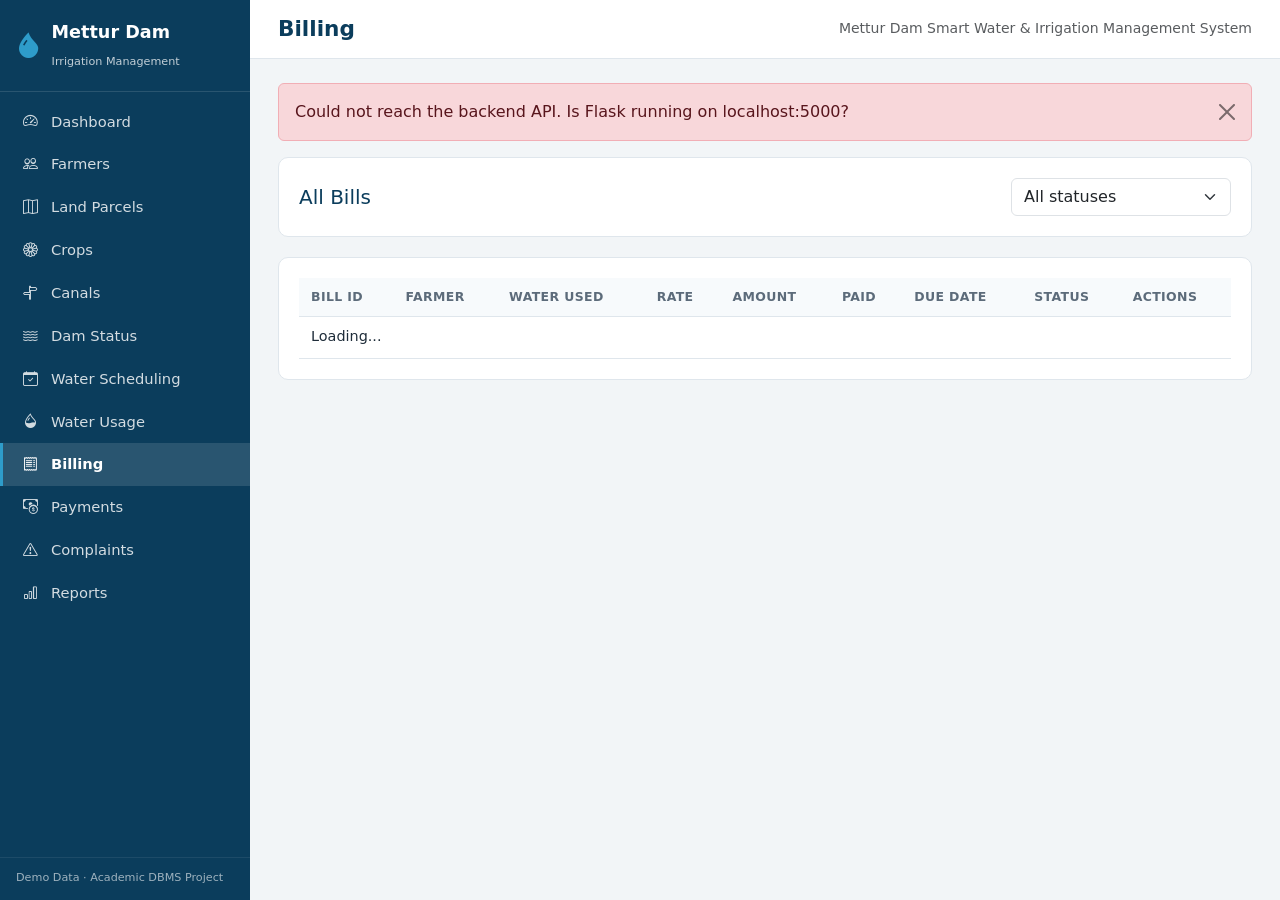
<file: frontend/billing.html>
<!DOCTYPE html>
<html lang="en">
<head>
<meta charset="UTF-8">
<meta name="viewport" content="width=device-width, initial-scale=1.0">
<title>Billing | Mettur Dam Irrigation</title>
<link href="https://cdn.jsdelivr.net/npm/bootstrap@5.3.3/dist/css/bootstrap.min.css" rel="stylesheet">
<link href="https://cdn.jsdelivr.net/npm/bootstrap-icons@1.11.3/font/bootstrap-icons.css" rel="stylesheet">
<link href="css/style.css" rel="stylesheet">
<style>
  @media print {
    #sidebar, .topbar, .no-print { display: none !important; }
    .main-content { margin-left: 0 !important; }
  }
</style>
</head>
<body>
<div id="sidebar"></div>
<div class="main-content">
  <div id="topbar" class="topbar"></div>
  <div class="page-content">
    <div id="alert-box"></div>

    <div class="panel no-print">
      <div class="d-flex justify-content-between align-items-center flex-wrap gap-2">
        <h2 class="h5 mb-0">All Bills</h2>
        <select class="form-select" id="filter-bill-status" style="max-width:220px;" onchange="loadBills()">
          <option value="">All statuses</option>
          <option>PAID</option><option>UNPAID</option><option>OVERDUE</option>
        </select>
      </div>
    </div>

    <div class="panel">
      <div class="table-responsive-wrap">
        <table class="data-table">
          <thead><tr>
            <th>Bill ID</th><th>Farmer</th><th>Water Used</th><th>Rate</th><th>Amount</th><th>Paid</th><th>Due Date</th><th>Status</th><th class="no-print">Actions</th>
          </tr></thead>
          <tbody id="bills-tbody"><tr><td colspan="9">Loading...</td></tr></tbody>
        </table>
      </div>
    </div>
  </div>
</div>

<div class="modal fade" id="billModal" tabindex="-1">
  <div class="modal-dialog">
    <div class="modal-content">
      <div class="modal-header no-print">
        <h5 class="modal-title">Bill</h5>
        <button type="button" class="btn-close" data-bs-dismiss="modal"></button>
      </div>
      <div class="modal-body" id="billModalBody">Loading...</div>
      <div class="modal-footer no-print">
        <button class="btn btn-outline-secondary" onclick="window.print()"><i class="bi bi-printer"></i> Print</button>
        <button class="btn btn-secondary" data-bs-dismiss="modal">Close</button>
      </div>
    </div>
  </div>
</div>

<script src="https://cdn.jsdelivr.net/npm/bootstrap@5.3.3/dist/js/bootstrap.bundle.min.js"></script>
<script src="js/api.js"></script>
<script src="js/layout.js"></script>
<script>renderLayout('billing');</script>
<script src="js/billing.js"></script>
</body>
</html>
</file>
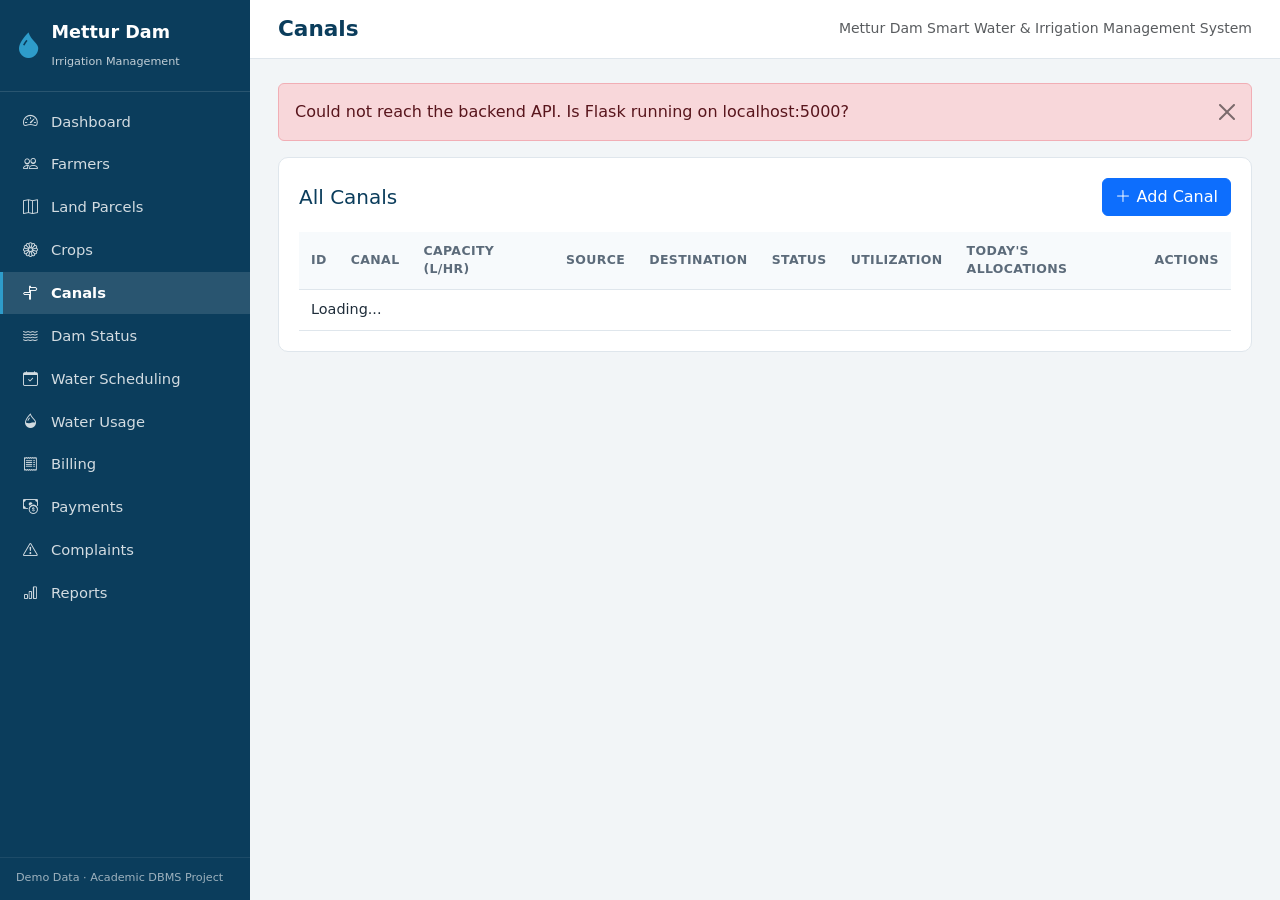
<file: frontend/canals.html>
<!DOCTYPE html>
<html lang="en">
<head>
<meta charset="UTF-8">
<meta name="viewport" content="width=device-width, initial-scale=1.0">
<title>Canals | Mettur Dam Irrigation</title>
<link href="https://cdn.jsdelivr.net/npm/bootstrap@5.3.3/dist/css/bootstrap.min.css" rel="stylesheet">
<link href="https://cdn.jsdelivr.net/npm/bootstrap-icons@1.11.3/font/bootstrap-icons.css" rel="stylesheet">
<link href="css/style.css" rel="stylesheet">
</head>
<body>
<div id="sidebar"></div>
<div class="main-content">
  <div id="topbar" class="topbar"></div>
  <div class="page-content">
    <div id="alert-box"></div>
    <div class="panel">
      <div class="d-flex justify-content-between align-items-center mb-3">
        <h2 class="h5 mb-0">All Canals</h2>
        <button class="btn btn-primary" data-bs-toggle="modal" data-bs-target="#canalModal" onclick="openAddCanalModal()">
          <i class="bi bi-plus-lg"></i> Add Canal
        </button>
      </div>
      <div class="table-responsive-wrap">
        <table class="data-table">
          <thead><tr>
            <th>ID</th><th>Canal</th><th>Capacity (L/hr)</th><th>Source</th><th>Destination</th><th>Status</th><th>Utilization</th><th>Today's Allocations</th><th>Actions</th>
          </tr></thead>
          <tbody id="canals-tbody"><tr><td colspan="9">Loading...</td></tr></tbody>
        </table>
      </div>
    </div>
  </div>
</div>

<div class="modal fade" id="canalModal" tabindex="-1">
  <div class="modal-dialog">
    <div class="modal-content">
      <div class="modal-header">
        <h5 class="modal-title" id="canalModalTitle">Add Canal</h5>
        <button type="button" class="btn-close" data-bs-dismiss="modal"></button>
      </div>
      <div class="modal-body">
        <input type="hidden" id="cn-canal-id">
        <div class="mb-3"><label class="form-label">Canal Name</label><input class="form-control" id="cn-name"></div>
        <div class="mb-3"><label class="form-label">Capacity (litres/hour)</label><input type="number" step="0.01" class="form-control" id="cn-capacity"></div>
        <div class="mb-3"><label class="form-label">Source</label><input class="form-control" id="cn-source"></div>
        <div class="mb-3"><label class="form-label">Destination</label><input class="form-control" id="cn-destination"></div>
        <div class="mb-3">
          <label class="form-label">Status</label>
          <select class="form-select" id="cn-status"><option>ACTIVE</option><option>MAINTENANCE</option><option>INACTIVE</option></select>
        </div>
      </div>
      <div class="modal-footer">
        <button class="btn btn-secondary" data-bs-dismiss="modal">Cancel</button>
        <button class="btn btn-primary" onclick="saveCanal()">Save</button>
      </div>
    </div>
  </div>
</div>

<script src="https://cdn.jsdelivr.net/npm/bootstrap@5.3.3/dist/js/bootstrap.bundle.min.js"></script>
<script src="js/api.js"></script>
<script src="js/layout.js"></script>
<script>renderLayout('canals');</script>
<script src="js/canals.js"></script>
</body>
</html>
</file>
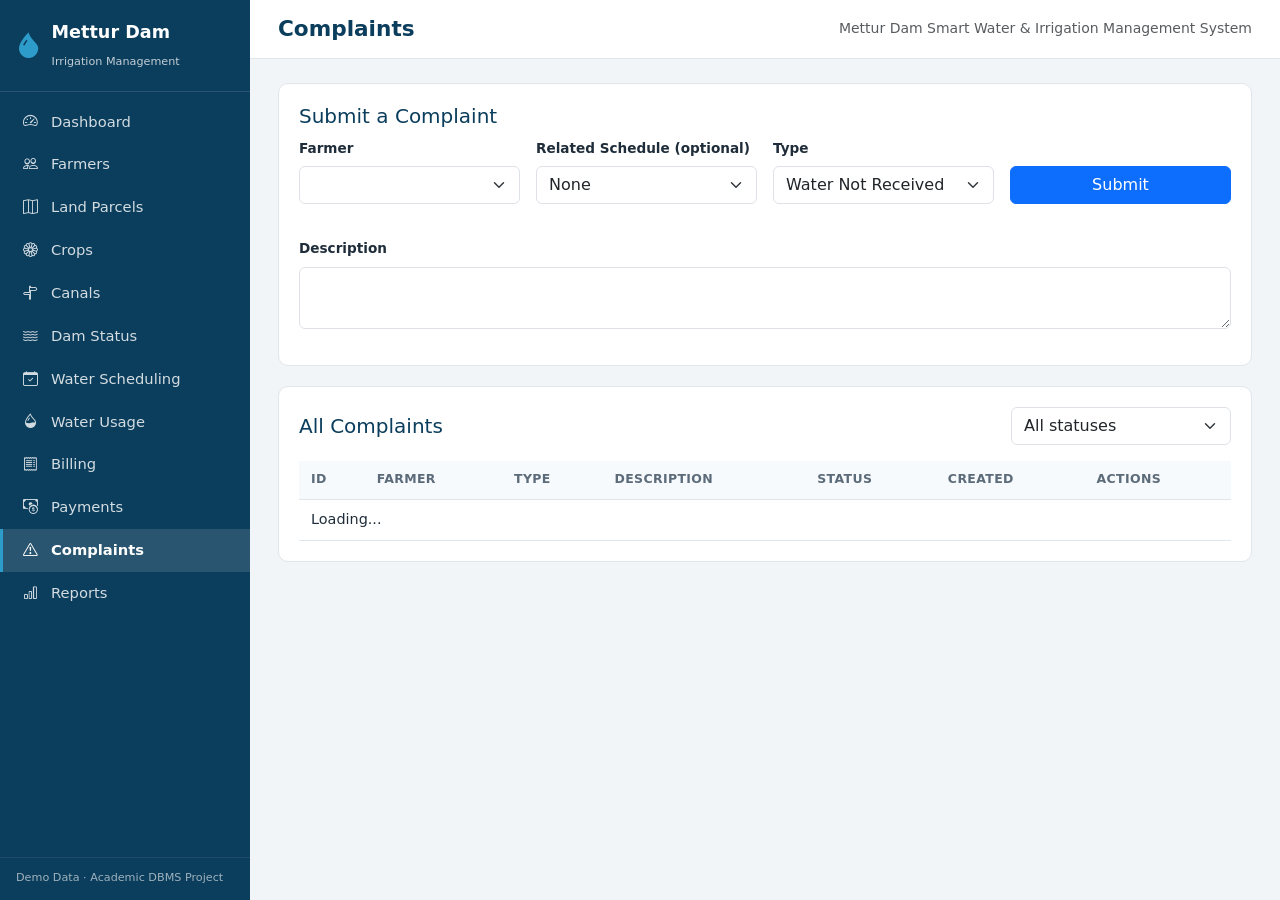
<file: frontend/complaints.html>
<!DOCTYPE html>
<html lang="en">
<head>
<meta charset="UTF-8">
<meta name="viewport" content="width=device-width, initial-scale=1.0">
<title>Complaints | Mettur Dam Irrigation</title>
<link href="https://cdn.jsdelivr.net/npm/bootstrap@5.3.3/dist/css/bootstrap.min.css" rel="stylesheet">
<link href="https://cdn.jsdelivr.net/npm/bootstrap-icons@1.11.3/font/bootstrap-icons.css" rel="stylesheet">
<link href="css/style.css" rel="stylesheet">
</head>
<body>
<div id="sidebar"></div>
<div class="main-content">
  <div id="topbar" class="topbar"></div>
  <div class="page-content">
    <div id="alert-box"></div>

    <div class="panel">
      <h2 class="h5">Submit a Complaint</h2>
      <div class="row g-3 align-items-end">
        <div class="col-md-3 form-section">
          <label class="form-label">Farmer</label>
          <select class="form-select" id="co-farmer-id"></select>
        </div>
        <div class="col-md-3 form-section">
          <label class="form-label">Related Schedule (optional)</label>
          <select class="form-select" id="co-schedule-id"><option value="">None</option></select>
        </div>
        <div class="col-md-3 form-section">
          <label class="form-label">Type</label>
          <select class="form-select" id="co-type">
            <option value="WATER_NOT_RECEIVED">Water Not Received</option>
            <option value="CANAL_BLOCKAGE">Canal Blockage</option>
            <option value="INCORRECT_BILLING">Incorrect Billing</option>
            <option value="SCHEDULE_ISSUE">Schedule Issue</option>
            <option value="INSUFFICIENT_WATER">Insufficient Water</option>
            <option value="OTHER">Other</option>
          </select>
        </div>
        <div class="col-md-3 form-section">
          <button class="btn btn-primary w-100" onclick="submitComplaint()">Submit</button>
        </div>
        <div class="col-12 form-section">
          <label class="form-label">Description</label>
          <textarea class="form-control" id="co-description" rows="2"></textarea>
        </div>
      </div>
    </div>

    <div class="panel">
      <div class="d-flex justify-content-between align-items-center flex-wrap gap-2 mb-3">
        <h2 class="h5 mb-0">All Complaints</h2>
        <select class="form-select" id="filter-complaint-status" style="max-width:220px;" onchange="loadComplaints()">
          <option value="">All statuses</option>
          <option>OPEN</option><option>IN_PROGRESS</option><option>RESOLVED</option><option>REJECTED</option>
        </select>
      </div>
      <div class="table-responsive-wrap">
        <table class="data-table">
          <thead><tr><th>ID</th><th>Farmer</th><th>Type</th><th>Description</th><th>Status</th><th>Created</th><th>Actions</th></tr></thead>
          <tbody id="complaints-tbody"><tr><td colspan="7">Loading...</td></tr></tbody>
        </table>
      </div>
    </div>
  </div>
</div>
<script src="https://cdn.jsdelivr.net/npm/bootstrap@5.3.3/dist/js/bootstrap.bundle.min.js"></script>
<script src="js/api.js"></script>
<script src="js/layout.js"></script>
<script>renderLayout('complaints');</script>
<script src="js/complaints.js"></script>
</body>
</html>
</file>
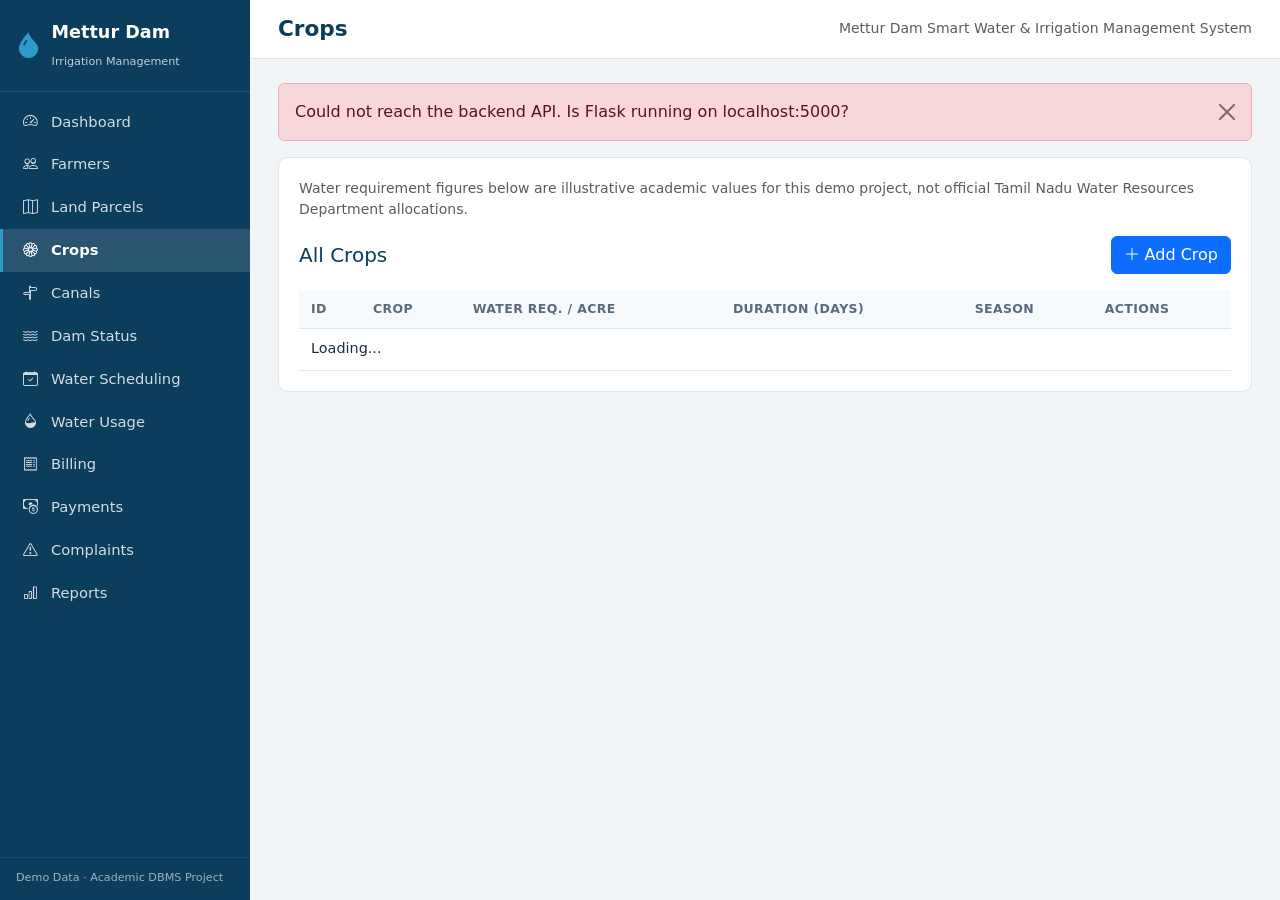
<file: frontend/crops.html>
<!DOCTYPE html>
<html lang="en">
<head>
<meta charset="UTF-8">
<meta name="viewport" content="width=device-width, initial-scale=1.0">
<title>Crops | Mettur Dam Irrigation</title>
<link href="https://cdn.jsdelivr.net/npm/bootstrap@5.3.3/dist/css/bootstrap.min.css" rel="stylesheet">
<link href="https://cdn.jsdelivr.net/npm/bootstrap-icons@1.11.3/font/bootstrap-icons.css" rel="stylesheet">
<link href="css/style.css" rel="stylesheet">
</head>
<body>
<div id="sidebar"></div>
<div class="main-content">
  <div id="topbar" class="topbar"></div>
  <div class="page-content">
    <div id="alert-box"></div>
    <div class="panel">
      <p class="text-muted small">Water requirement figures below are illustrative academic values for this demo project, not official Tamil Nadu Water Resources Department allocations.</p>
      <div class="d-flex justify-content-between align-items-center mb-3">
        <h2 class="h5 mb-0">All Crops</h2>
        <button class="btn btn-primary" data-bs-toggle="modal" data-bs-target="#cropModal" onclick="openAddCropModal()">
          <i class="bi bi-plus-lg"></i> Add Crop
        </button>
      </div>
      <div class="table-responsive-wrap">
        <table class="data-table">
          <thead><tr>
            <th>ID</th><th>Crop</th><th>Water Req. / Acre</th><th>Duration (days)</th><th>Season</th><th>Actions</th>
          </tr></thead>
          <tbody id="crops-tbody"><tr><td colspan="6">Loading...</td></tr></tbody>
        </table>
      </div>
    </div>
  </div>
</div>

<div class="modal fade" id="cropModal" tabindex="-1">
  <div class="modal-dialog">
    <div class="modal-content">
      <div class="modal-header">
        <h5 class="modal-title" id="cropModalTitle">Add Crop</h5>
        <button type="button" class="btn-close" data-bs-dismiss="modal"></button>
      </div>
      <div class="modal-body">
        <input type="hidden" id="c-crop-id">
        <div class="mb-3"><label class="form-label">Crop Name</label><input class="form-control" id="c-name"></div>
        <div class="mb-3"><label class="form-label">Water Requirement per Acre (litres)</label><input type="number" step="0.01" class="form-control" id="c-water"></div>
        <div class="mb-3"><label class="form-label">Duration (days)</label><input type="number" class="form-control" id="c-duration"></div>
        <div class="mb-3">
          <label class="form-label">Season</label>
          <select class="form-select" id="c-season"><option>KHARIF</option><option>RABI</option><option>SUMMER</option><option>YEAR_ROUND</option></select>
        </div>
      </div>
      <div class="modal-footer">
        <button class="btn btn-secondary" data-bs-dismiss="modal">Cancel</button>
        <button class="btn btn-primary" onclick="saveCrop()">Save</button>
      </div>
    </div>
  </div>
</div>

<script src="https://cdn.jsdelivr.net/npm/bootstrap@5.3.3/dist/js/bootstrap.bundle.min.js"></script>
<script src="js/api.js"></script>
<script src="js/layout.js"></script>
<script>renderLayout('crops');</script>
<script src="js/crops.js"></script>
</body>
</html>
</file>
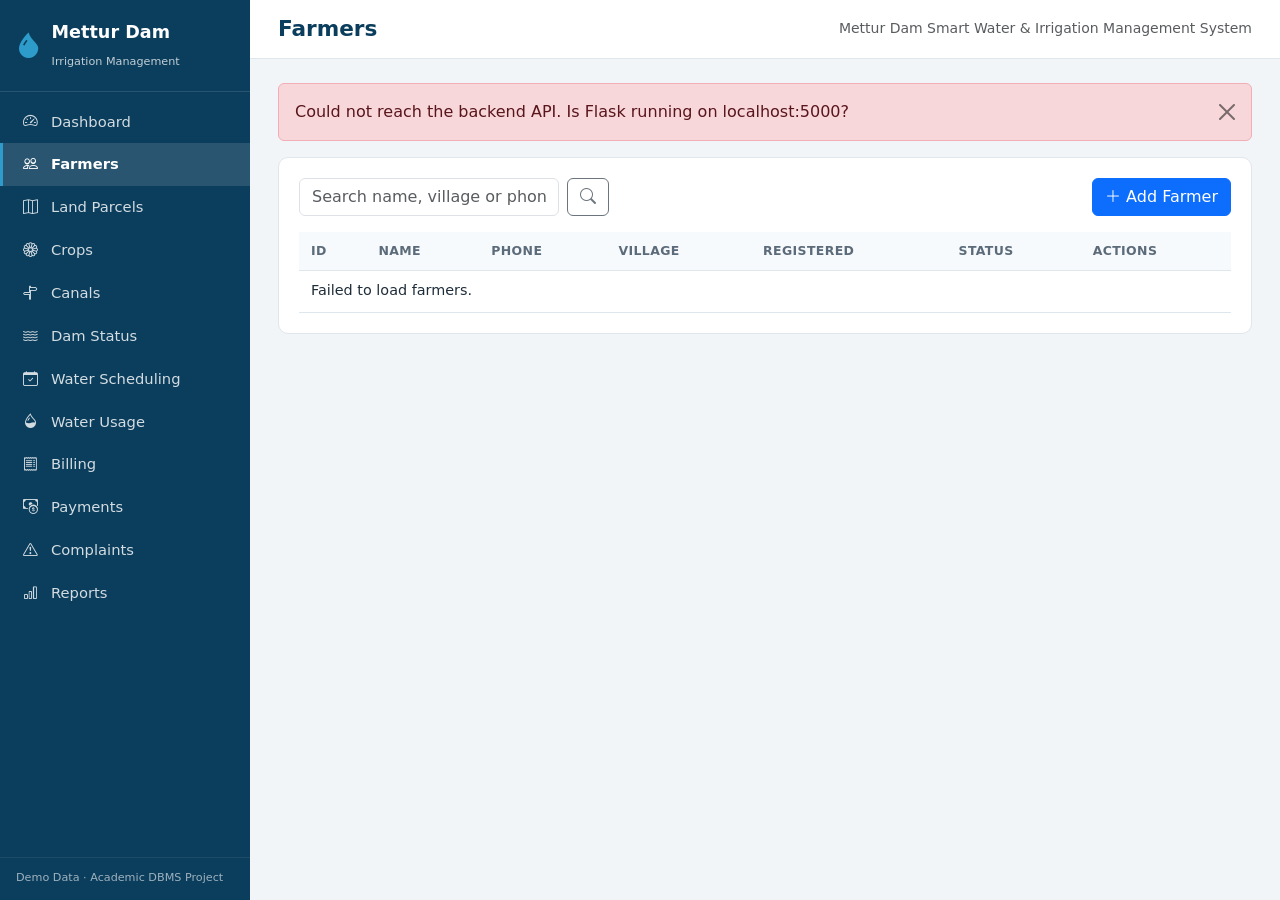
<file: frontend/farmers.html>
<!DOCTYPE html>
<html lang="en">
<head>
<meta charset="UTF-8">
<meta name="viewport" content="width=device-width, initial-scale=1.0">
<title>Farmers | Mettur Dam Irrigation</title>
<link href="https://cdn.jsdelivr.net/npm/bootstrap@5.3.3/dist/css/bootstrap.min.css" rel="stylesheet">
<link href="https://cdn.jsdelivr.net/npm/bootstrap-icons@1.11.3/font/bootstrap-icons.css" rel="stylesheet">
<link href="css/style.css" rel="stylesheet">
</head>
<body>
<div id="sidebar"></div>
<div class="main-content">
  <div id="topbar" class="topbar"></div>
  <div class="page-content">
    <div id="alert-box"></div>

    <div class="panel">
      <div class="d-flex justify-content-between align-items-center flex-wrap gap-2 mb-3">
        <div class="d-flex gap-2">
          <input type="text" id="search-input" class="form-control" placeholder="Search name, village or phone" style="min-width:260px;">
          <button class="btn btn-outline-secondary" onclick="loadFarmers()"><i class="bi bi-search"></i></button>
        </div>
        <button class="btn btn-primary" data-bs-toggle="modal" data-bs-target="#farmerModal" onclick="openAddModal()">
          <i class="bi bi-plus-lg"></i> Add Farmer
        </button>
      </div>
      <div class="table-responsive-wrap">
        <table class="data-table">
          <thead><tr>
            <th>ID</th><th>Name</th><th>Phone</th><th>Village</th><th>Registered</th><th>Status</th><th>Actions</th>
          </tr></thead>
          <tbody id="farmers-tbody"><tr><td colspan="7">Loading...</td></tr></tbody>
        </table>
      </div>
    </div>
  </div>
</div>

<!-- Add/Edit modal -->
<div class="modal fade" id="farmerModal" tabindex="-1">
  <div class="modal-dialog">
    <div class="modal-content">
      <div class="modal-header">
        <h5 class="modal-title" id="farmerModalTitle">Add Farmer</h5>
        <button type="button" class="btn-close" data-bs-dismiss="modal"></button>
      </div>
      <div class="modal-body">
        <input type="hidden" id="f-farmer-id">
        <div class="mb-3"><label class="form-label">Name</label><input class="form-control" id="f-name"></div>
        <div class="mb-3"><label class="form-label">Phone</label><input class="form-control" id="f-phone"></div>
        <div class="mb-3"><label class="form-label">Village</label><input class="form-control" id="f-village"></div>
        <div class="mb-3">
          <label class="form-label">Status</label>
          <select class="form-select" id="f-status"><option>ACTIVE</option><option>INACTIVE</option></select>
        </div>
      </div>
      <div class="modal-footer">
        <button class="btn btn-secondary" data-bs-dismiss="modal">Cancel</button>
        <button class="btn btn-primary" onclick="saveFarmer()">Save</button>
      </div>
    </div>
  </div>
</div>

<!-- View farmer detail modal -->
<div class="modal fade" id="farmerDetailModal" tabindex="-1">
  <div class="modal-dialog modal-lg modal-dialog-scrollable">
    <div class="modal-content">
      <div class="modal-header">
        <h5 class="modal-title" id="detailModalTitle">Farmer Detail</h5>
        <button type="button" class="btn-close" data-bs-dismiss="modal"></button>
      </div>
      <div class="modal-body" id="detailModalBody">Loading...</div>
    </div>
  </div>
</div>

<script src="https://cdn.jsdelivr.net/npm/bootstrap@5.3.3/dist/js/bootstrap.bundle.min.js"></script>
<script src="js/api.js"></script>
<script src="js/layout.js"></script>
<script>renderLayout('farmers');</script>
<script src="js/farmers.js"></script>
</body>
</html>
</file>
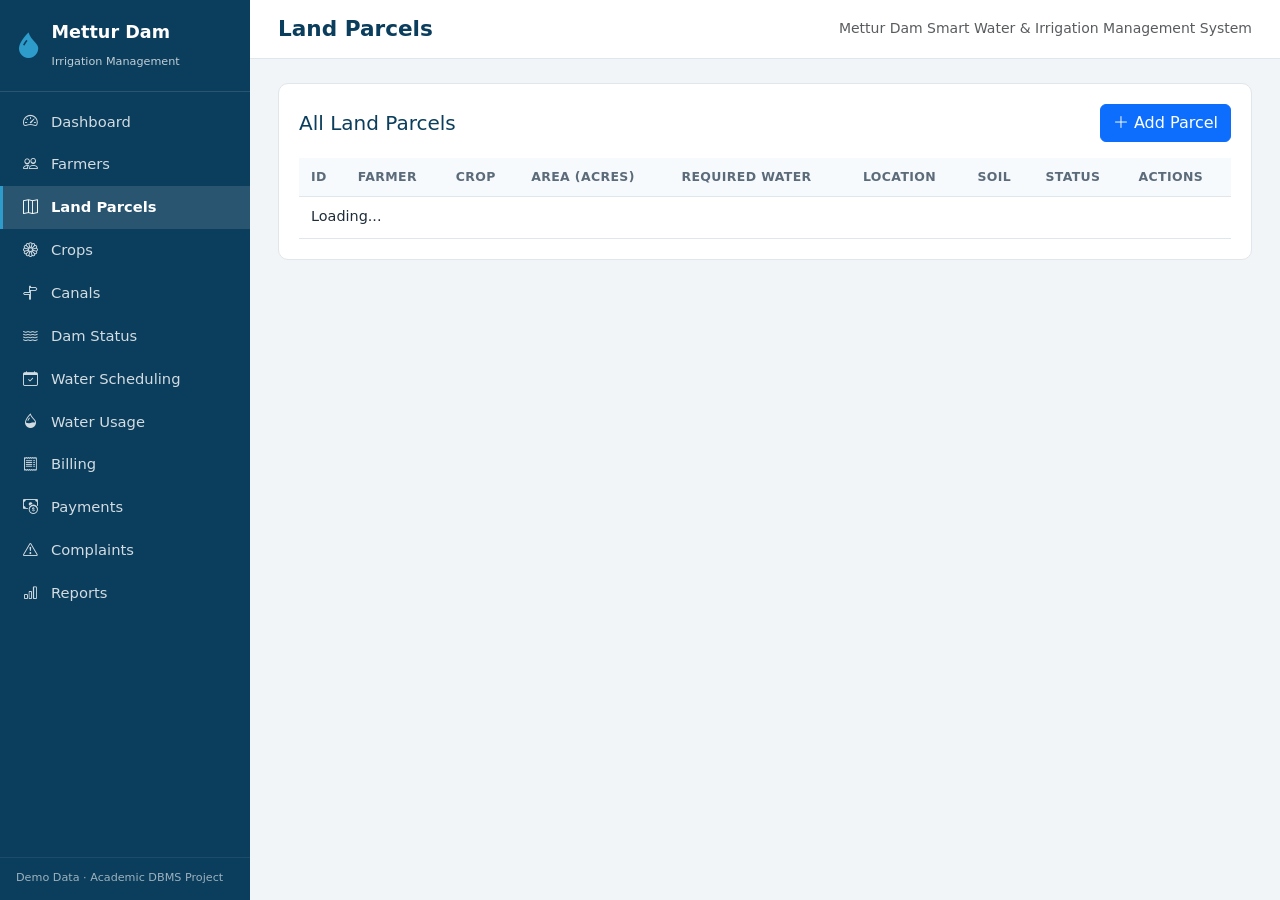
<file: frontend/parcels.html>
<!DOCTYPE html>
<html lang="en">
<head>
<meta charset="UTF-8">
<meta name="viewport" content="width=device-width, initial-scale=1.0">
<title>Land Parcels | Mettur Dam Irrigation</title>
<link href="https://cdn.jsdelivr.net/npm/bootstrap@5.3.3/dist/css/bootstrap.min.css" rel="stylesheet">
<link href="https://cdn.jsdelivr.net/npm/bootstrap-icons@1.11.3/font/bootstrap-icons.css" rel="stylesheet">
<link href="css/style.css" rel="stylesheet">
</head>
<body>
<div id="sidebar"></div>
<div class="main-content">
  <div id="topbar" class="topbar"></div>
  <div class="page-content">
    <div id="alert-box"></div>
    <div class="panel">
      <div class="d-flex justify-content-between align-items-center mb-3">
        <h2 class="h5 mb-0">All Land Parcels</h2>
        <button class="btn btn-primary" data-bs-toggle="modal" data-bs-target="#parcelModal" onclick="openAddParcelModal()">
          <i class="bi bi-plus-lg"></i> Add Parcel
        </button>
      </div>
      <div class="table-responsive-wrap">
        <table class="data-table">
          <thead><tr>
            <th>ID</th><th>Farmer</th><th>Crop</th><th>Area (acres)</th><th>Required Water</th><th>Location</th><th>Soil</th><th>Status</th><th>Actions</th>
          </tr></thead>
          <tbody id="parcels-tbody"><tr><td colspan="9">Loading...</td></tr></tbody>
        </table>
      </div>
    </div>
  </div>
</div>

<div class="modal fade" id="parcelModal" tabindex="-1">
  <div class="modal-dialog">
    <div class="modal-content">
      <div class="modal-header">
        <h5 class="modal-title" id="parcelModalTitle">Add Land Parcel</h5>
        <button type="button" class="btn-close" data-bs-dismiss="modal"></button>
      </div>
      <div class="modal-body">
        <input type="hidden" id="p-parcel-id">
        <div class="mb-3">
          <label class="form-label">Farmer</label>
          <select class="form-select" id="p-farmer-id"></select>
        </div>
        <div class="mb-3">
          <label class="form-label">Crop</label>
          <select class="form-select" id="p-crop-id"></select>
        </div>
        <div class="mb-3"><label class="form-label">Area (acres)</label><input type="number" step="0.01" class="form-control" id="p-area"></div>
        <div class="mb-3"><label class="form-label">Location</label><input class="form-control" id="p-location"></div>
        <div class="mb-3"><label class="form-label">Soil Type</label><input class="form-control" id="p-soil"></div>
        <div class="mb-3">
          <label class="form-label">Status</label>
          <select class="form-select" id="p-status"><option>ACTIVE</option><option>FALLOW</option><option>INACTIVE</option></select>
        </div>
      </div>
      <div class="modal-footer">
        <button class="btn btn-secondary" data-bs-dismiss="modal">Cancel</button>
        <button class="btn btn-primary" onclick="saveParcel()">Save</button>
      </div>
    </div>
  </div>
</div>

<script src="https://cdn.jsdelivr.net/npm/bootstrap@5.3.3/dist/js/bootstrap.bundle.min.js"></script>
<script src="js/api.js"></script>
<script src="js/layout.js"></script>
<script>renderLayout('parcels');</script>
<script src="js/parcels.js"></script>
</body>
</html>
</file>
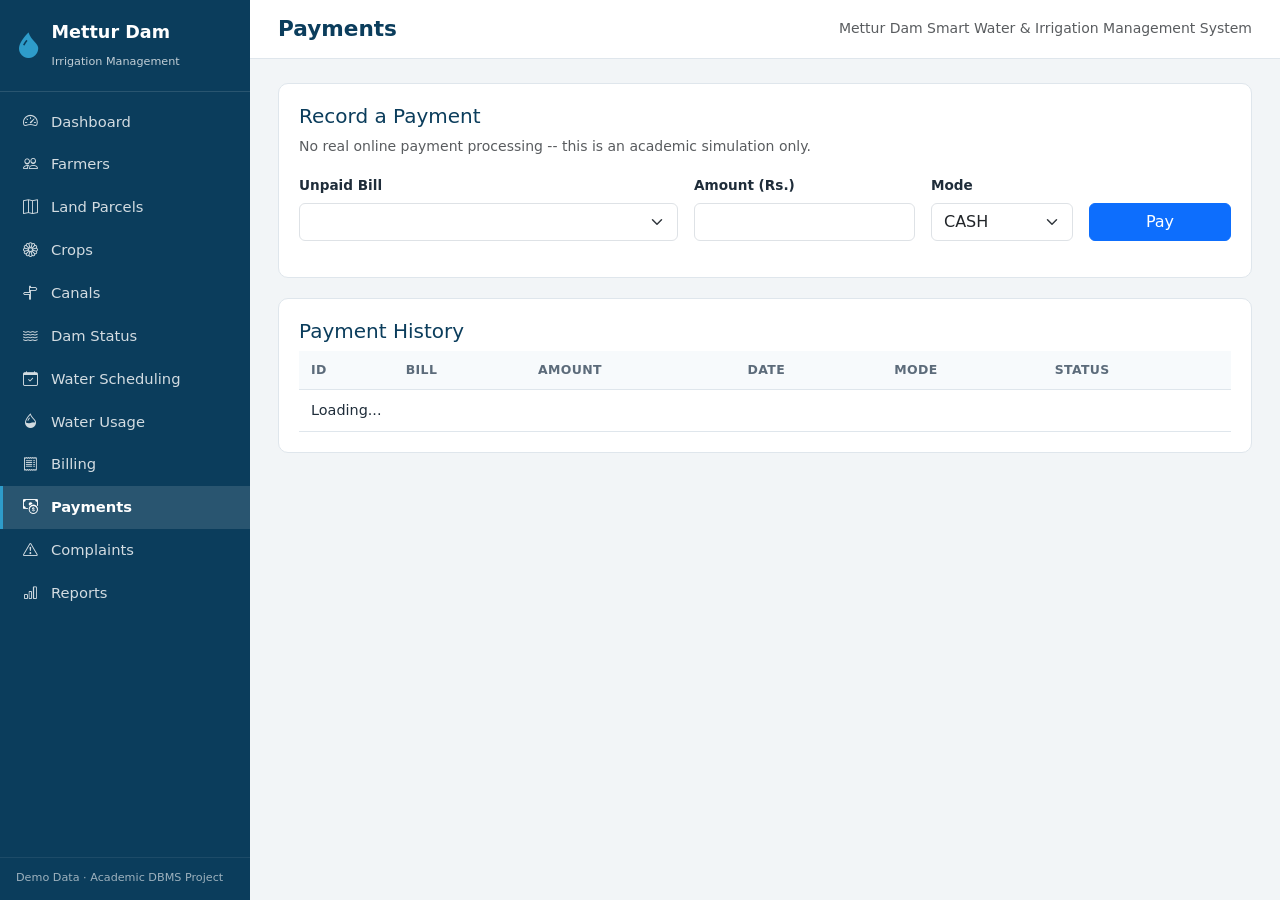
<file: frontend/payments.html>
<!DOCTYPE html>
<html lang="en">
<head>
<meta charset="UTF-8">
<meta name="viewport" content="width=device-width, initial-scale=1.0">
<title>Payments | Mettur Dam Irrigation</title>
<link href="https://cdn.jsdelivr.net/npm/bootstrap@5.3.3/dist/css/bootstrap.min.css" rel="stylesheet">
<link href="https://cdn.jsdelivr.net/npm/bootstrap-icons@1.11.3/font/bootstrap-icons.css" rel="stylesheet">
<link href="css/style.css" rel="stylesheet">
</head>
<body>
<div id="sidebar"></div>
<div class="main-content">
  <div id="topbar" class="topbar"></div>
  <div class="page-content">
    <div id="alert-box"></div>

    <div class="panel">
      <h2 class="h5">Record a Payment</h2>
      <p class="text-muted small">No real online payment processing -- this is an academic simulation only.</p>
      <div class="row g-3 align-items-end">
        <div class="col-md-5 form-section">
          <label class="form-label">Unpaid Bill</label>
          <select class="form-select" id="pay-bill-id" onchange="onBillChange()"></select>
        </div>
        <div class="col-md-3 form-section">
          <label class="form-label">Amount (Rs.)</label>
          <input type="number" step="0.01" class="form-control" id="pay-amount">
        </div>
        <div class="col-md-2 form-section">
          <label class="form-label">Mode</label>
          <select class="form-select" id="pay-mode"><option>CASH</option><option>UPI</option><option>BANK_TRANSFER</option></select>
        </div>
        <div class="col-md-2 form-section">
          <button class="btn btn-primary w-100" onclick="recordPayment()">Pay</button>
        </div>
      </div>
    </div>

    <div class="panel">
      <h2 class="h5">Payment History</h2>
      <div class="table-responsive-wrap">
        <table class="data-table">
          <thead><tr><th>ID</th><th>Bill</th><th>Amount</th><th>Date</th><th>Mode</th><th>Status</th></tr></thead>
          <tbody id="payments-tbody"><tr><td colspan="6">Loading...</td></tr></tbody>
        </table>
      </div>
    </div>
  </div>
</div>
<script src="https://cdn.jsdelivr.net/npm/bootstrap@5.3.3/dist/js/bootstrap.bundle.min.js"></script>
<script src="js/api.js"></script>
<script src="js/layout.js"></script>
<script>renderLayout('payments');</script>
<script src="js/payments.js"></script>
</body>
</html>
</file>
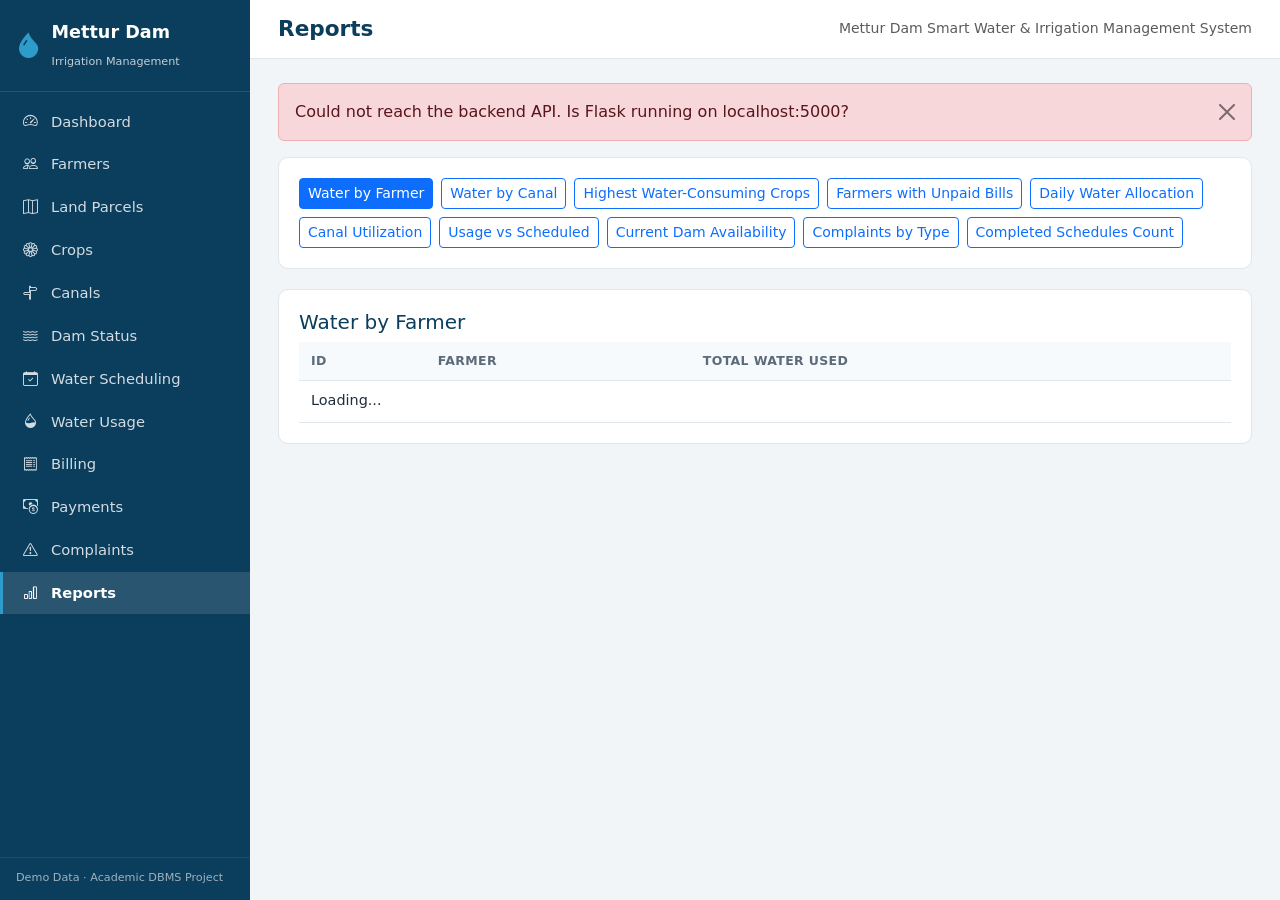
<file: frontend/reports.html>
<!DOCTYPE html>
<html lang="en">
<head>
<meta charset="UTF-8">
<meta name="viewport" content="width=device-width, initial-scale=1.0">
<title>Reports | Mettur Dam Irrigation</title>
<link href="https://cdn.jsdelivr.net/npm/bootstrap@5.3.3/dist/css/bootstrap.min.css" rel="stylesheet">
<link href="https://cdn.jsdelivr.net/npm/bootstrap-icons@1.11.3/font/bootstrap-icons.css" rel="stylesheet">
<link href="css/style.css" rel="stylesheet">
</head>
<body>
<div id="sidebar"></div>
<div class="main-content">
  <div id="topbar" class="topbar"></div>
  <div class="page-content">
    <div id="alert-box"></div>

    <div class="panel">
      <div class="d-flex flex-wrap gap-2" id="report-tabs"></div>
    </div>

    <div class="panel">
      <h2 class="h5" id="report-title">Select a report</h2>
      <div class="table-responsive-wrap">
        <table class="data-table" id="report-table">
          <thead><tr id="report-head"></tr></thead>
          <tbody id="report-body"><tr><td>Choose a report above.</td></tr></tbody>
        </table>
      </div>
    </div>
  </div>
</div>
<script src="https://cdn.jsdelivr.net/npm/bootstrap@5.3.3/dist/js/bootstrap.bundle.min.js"></script>
<script src="js/api.js"></script>
<script src="js/layout.js"></script>
<script>renderLayout('reports');</script>
<script src="js/reports.js"></script>
</body>
</html>
</file>
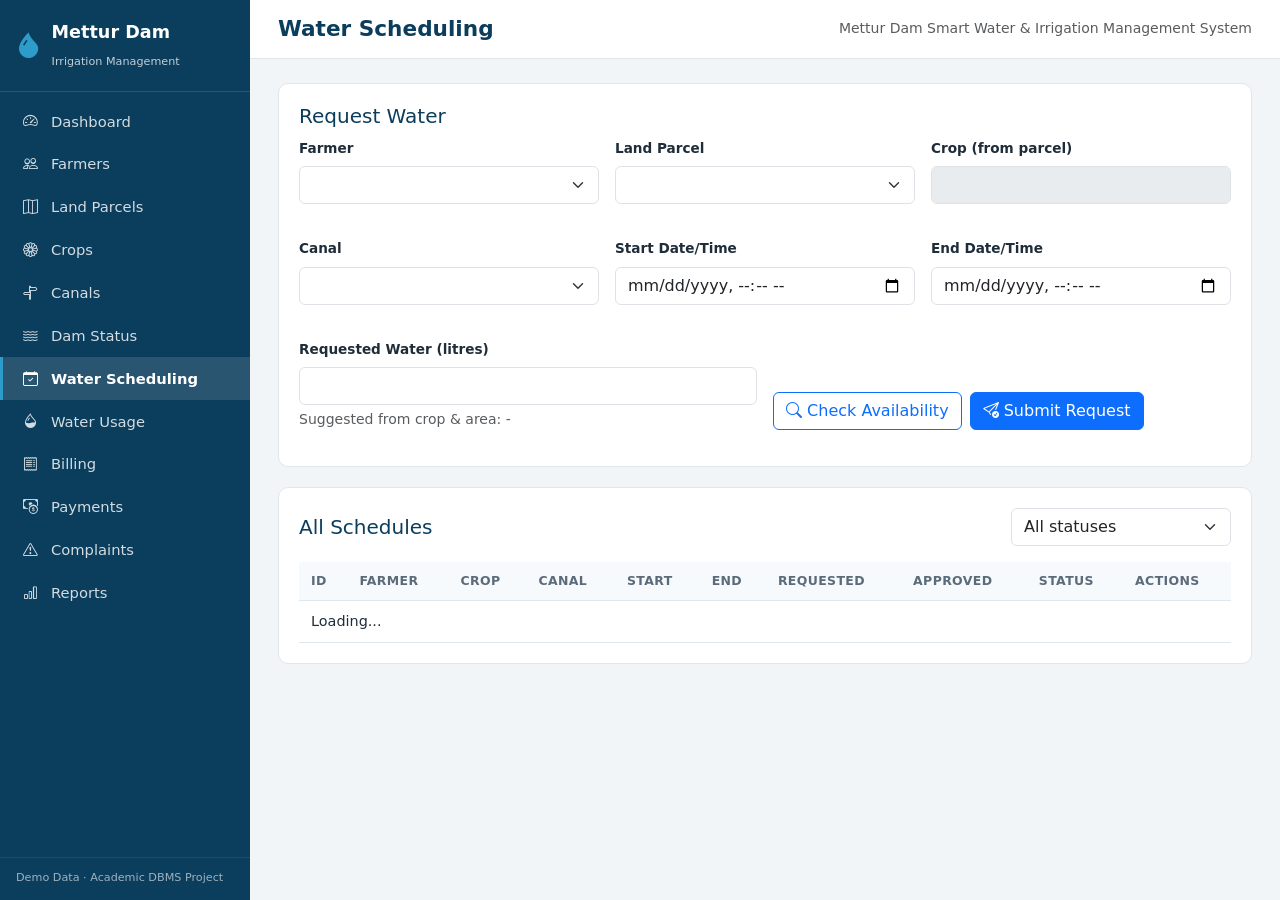
<file: frontend/schedules.html>
<!DOCTYPE html>
<html lang="en">
<head>
<meta charset="UTF-8">
<meta name="viewport" content="width=device-width, initial-scale=1.0">
<title>Water Scheduling | Mettur Dam Irrigation</title>
<link href="https://cdn.jsdelivr.net/npm/bootstrap@5.3.3/dist/css/bootstrap.min.css" rel="stylesheet">
<link href="https://cdn.jsdelivr.net/npm/bootstrap-icons@1.11.3/font/bootstrap-icons.css" rel="stylesheet">
<link href="css/style.css" rel="stylesheet">
</head>
<body>
<div id="sidebar"></div>
<div class="main-content">
  <div id="topbar" class="topbar"></div>
  <div class="page-content">
    <div id="alert-box"></div>

    <div class="panel">
      <h2 class="h5">Request Water</h2>
      <div class="row g-3">
        <div class="col-md-4 form-section">
          <label class="form-label">Farmer</label>
          <select class="form-select" id="s-farmer-id" onchange="onFarmerChange()"></select>
        </div>
        <div class="col-md-4 form-section">
          <label class="form-label">Land Parcel</label>
          <select class="form-select" id="s-parcel-id" onchange="onParcelChange()"></select>
        </div>
        <div class="col-md-4 form-section">
          <label class="form-label">Crop (from parcel)</label>
          <input class="form-control" id="s-crop-display" disabled>
        </div>

        <div class="col-md-4 form-section">
          <label class="form-label">Canal</label>
          <select class="form-select" id="s-canal-id"></select>
        </div>
        <div class="col-md-4 form-section">
          <label class="form-label">Start Date/Time</label>
          <input type="datetime-local" class="form-control" id="s-start">
        </div>
        <div class="col-md-4 form-section">
          <label class="form-label">End Date/Time</label>
          <input type="datetime-local" class="form-control" id="s-end">
        </div>

        <div class="col-md-6 form-section">
          <label class="form-label">Requested Water (litres)</label>
          <input type="number" step="0.01" class="form-control" id="s-water">
          <div class="form-text">Suggested from crop &amp; area: <span id="s-suggested">-</span></div>
        </div>
        <div class="col-md-6 d-flex align-items-end gap-2 form-section">
          <button class="btn btn-outline-primary" onclick="checkAvailability()"><i class="bi bi-search"></i> Check Availability</button>
          <button class="btn btn-primary" onclick="submitSchedule()"><i class="bi bi-send-check"></i> Submit Request</button>
        </div>
      </div>
      <div id="check-result"></div>
    </div>

    <div class="panel">
      <div class="d-flex justify-content-between align-items-center mb-3 flex-wrap gap-2">
        <h2 class="h5 mb-0">All Schedules</h2>
        <select class="form-select" id="filter-status" style="max-width:220px;" onchange="loadSchedules()">
          <option value="">All statuses</option>
          <option>PENDING</option><option>APPROVED</option><option>REJECTED</option><option>COMPLETED</option><option>CANCELLED</option>
        </select>
      </div>
      <div class="table-responsive-wrap">
        <table class="data-table">
          <thead><tr>
            <th>ID</th><th>Farmer</th><th>Crop</th><th>Canal</th><th>Start</th><th>End</th><th>Requested</th><th>Approved</th><th>Status</th><th>Actions</th>
          </tr></thead>
          <tbody id="schedules-tbody"><tr><td colspan="10">Loading...</td></tr></tbody>
        </table>
      </div>
    </div>
  </div>
</div>
<script src="https://cdn.jsdelivr.net/npm/bootstrap@5.3.3/dist/js/bootstrap.bundle.min.js"></script>
<script src="js/api.js"></script>
<script src="js/layout.js"></script>
<script>renderLayout('schedules');</script>
<script src="js/schedules.js"></script>
</body>
</html>
</file>
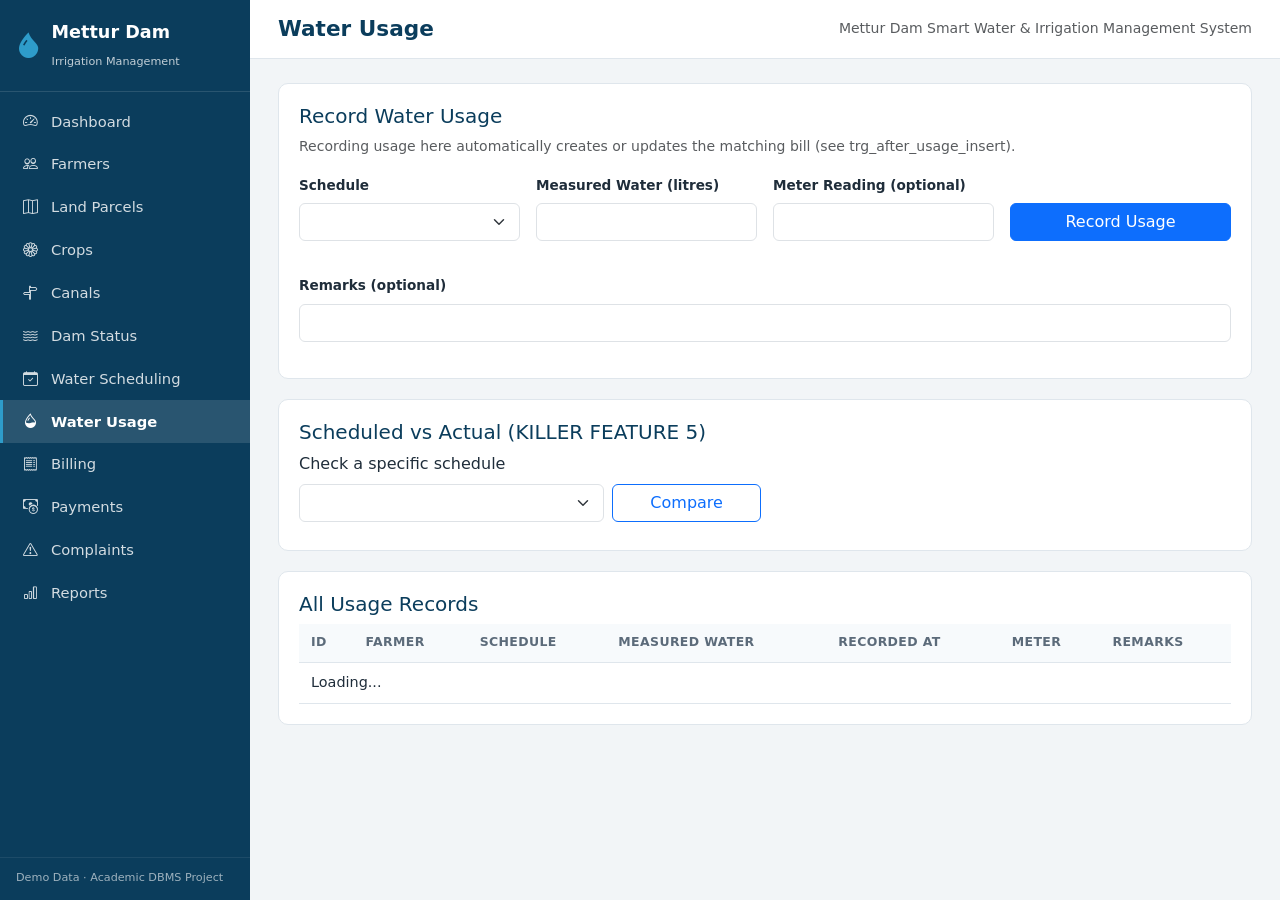
<file: frontend/usage.html>
<!DOCTYPE html>
<html lang="en">
<head>
<meta charset="UTF-8">
<meta name="viewport" content="width=device-width, initial-scale=1.0">
<title>Water Usage | Mettur Dam Irrigation</title>
<link href="https://cdn.jsdelivr.net/npm/bootstrap@5.3.3/dist/css/bootstrap.min.css" rel="stylesheet">
<link href="https://cdn.jsdelivr.net/npm/bootstrap-icons@1.11.3/font/bootstrap-icons.css" rel="stylesheet">
<link href="css/style.css" rel="stylesheet">
</head>
<body>
<div id="sidebar"></div>
<div class="main-content">
  <div id="topbar" class="topbar"></div>
  <div class="page-content">
    <div id="alert-box"></div>

    <div class="panel">
      <h2 class="h5">Record Water Usage</h2>
      <p class="text-muted small">Recording usage here automatically creates or updates the matching bill (see trg_after_usage_insert).</p>
      <div class="row g-3 align-items-end">
        <div class="col-md-3 form-section">
          <label class="form-label">Schedule</label>
          <select class="form-select" id="u-schedule-id"></select>
        </div>
        <div class="col-md-3 form-section">
          <label class="form-label">Measured Water (litres)</label>
          <input type="number" step="0.01" class="form-control" id="u-measured">
        </div>
        <div class="col-md-3 form-section">
          <label class="form-label">Meter Reading (optional)</label>
          <input type="number" step="0.01" class="form-control" id="u-meter">
        </div>
        <div class="col-md-3 form-section">
          <button class="btn btn-primary w-100" onclick="recordUsage()">Record Usage</button>
        </div>
        <div class="col-12 form-section">
          <label class="form-label">Remarks (optional)</label>
          <input class="form-control" id="u-remarks">
        </div>
      </div>
      <div id="compare-result"></div>
    </div>

    <div class="panel">
      <h2 class="h5">Scheduled vs Actual (KILLER FEATURE 5)</h2>
      <div class="row g-2 align-items-end mb-2">
        <div class="col-md-4">
          <label class="form-label">Check a specific schedule</label>
          <select class="form-select" id="cmp-schedule-id"></select>
        </div>
        <div class="col-md-2">
          <button class="btn btn-outline-primary w-100" onclick="compareSchedule()">Compare</button>
        </div>
      </div>
    </div>

    <div class="panel">
      <h2 class="h5">All Usage Records</h2>
      <div class="table-responsive-wrap">
        <table class="data-table">
          <thead><tr><th>ID</th><th>Farmer</th><th>Schedule</th><th>Measured Water</th><th>Recorded At</th><th>Meter</th><th>Remarks</th></tr></thead>
          <tbody id="usage-tbody"><tr><td colspan="7">Loading...</td></tr></tbody>
        </table>
      </div>
    </div>
  </div>
</div>
<script src="https://cdn.jsdelivr.net/npm/bootstrap@5.3.3/dist/js/bootstrap.bundle.min.js"></script>
<script src="js/api.js"></script>
<script src="js/layout.js"></script>
<script>renderLayout('usage');</script>
<script src="js/usage.js"></script>
</body>
</html>
</file>
<file: frontend/css/style.css>
/* =====================================================================
   style.css -- base styles for the Mettur Dam Irrigation dashboard.
   Theme: water / irrigation / government infrastructure.
   ===================================================================== */

:root {
    --brand-dark:   #0b3d5c;
    --brand:        #12578a;
    --brand-light:  #1a6fb0;
    --accent:       #2e9cca;
    --bg:           #f2f5f7;
    --surface:      #ffffff;
    --border:       #dfe6ec;
    --text:         #1f2d3a;
    --text-muted:   #5c6b7a;
    --success:      #1c8a4b;
    --warning:      #b9791a;
    --danger:       #c23b3b;
    --sidebar-width: 250px;
}

* { box-sizing: border-box; }

body {
    margin: 0;
    background: var(--bg);
    color: var(--text);
    font-family: 'Segoe UI', system-ui, -apple-system, Roboto, Arial, sans-serif;
}

/* --------------------------- Sidebar --------------------------- */
#sidebar {
    position: fixed;
    top: 0; left: 0; bottom: 0;
    width: var(--sidebar-width);
    background: var(--brand-dark);
    color: #fff;
    display: flex;
    flex-direction: column;
    overflow-y: auto;
    z-index: 100;
}

.sidebar-brand {
    display: flex;
    align-items: center;
    gap: 0.6rem;
    padding: 1.2rem 1rem;
    font-weight: 600;
    font-size: 1.1rem;
    border-bottom: 1px solid rgba(255,255,255,0.12);
}
.sidebar-brand i { font-size: 1.6rem; color: var(--accent); }
.sidebar-brand small { font-weight: 400; opacity: 0.75; font-size: 0.7rem; }

.sidebar-nav { flex: 1; padding: 0.5rem 0; }
.sidebar-nav .nav-link {
    display: flex;
    align-items: center;
    gap: 0.7rem;
    color: rgba(255,255,255,0.82);
    padding: 0.65rem 1.1rem;
    font-size: 0.92rem;
    border-left: 3px solid transparent;
    text-decoration: none;
}
.sidebar-nav .nav-link:hover { background: rgba(255,255,255,0.08); color: #fff; }
.sidebar-nav .nav-link.active {
    background: rgba(255,255,255,0.12);
    border-left-color: var(--accent);
    color: #fff;
    font-weight: 600;
}
.sidebar-nav .nav-link i { width: 1.2rem; text-align: center; }

.sidebar-footer {
    padding: 0.8rem 1rem;
    font-size: 0.7rem;
    opacity: 0.6;
    border-top: 1px solid rgba(255,255,255,0.12);
}

/* --------------------------- Main layout --------------------------- */
.main-content { margin-left: var(--sidebar-width); min-height: 100vh; }

.topbar {
    background: var(--surface);
    border-bottom: 1px solid var(--border);
    padding: 1rem 1.75rem;
    display: flex;
    align-items: center;
    justify-content: space-between;
    position: sticky;
    top: 0;
    z-index: 10;
}
.topbar .page-title { margin: 0; font-size: 1.35rem; font-weight: 600; color: var(--brand-dark); }
.topbar-actions { display: flex; align-items: center; gap: 0.75rem; }

.page-content { padding: 1.5rem 1.75rem 3rem; }

/* --------------------------- Cards / tables --------------------------- */
.panel {
    background: var(--surface);
    border: 1px solid var(--border);
    border-radius: 10px;
    padding: 1.25rem;
    margin-bottom: 1.25rem;
}
.panel h2, .panel h3 { margin-top: 0; color: var(--brand-dark); }

table.data-table { width: 100%; border-collapse: collapse; font-size: 0.9rem; }
table.data-table th, table.data-table td {
    padding: 0.6rem 0.75rem;
    border-bottom: 1px solid var(--border);
    text-align: left;
    vertical-align: middle;
}
table.data-table th {
    background: #f7fafc;
    color: var(--text-muted);
    font-weight: 600;
    font-size: 0.78rem;
    text-transform: uppercase;
    letter-spacing: 0.03em;
}
table.data-table tbody tr:hover { background: #f7fafc; }

.table-responsive-wrap { overflow-x: auto; }

/* --------------------------- Status badges --------------------------- */
.status-badge {
    display: inline-block;
    padding: 0.22rem 0.6rem;
    border-radius: 999px;
    font-size: 0.72rem;
    font-weight: 600;
    letter-spacing: 0.02em;
    text-transform: uppercase;
}
.badge-active     { background: #e3f6ec; color: var(--success); }
.badge-approved   { background: #e3f6ec; color: var(--success); }
.badge-completed  { background: #e3f6ec; color: var(--success); }
.badge-pending    { background: #fdf2e0; color: var(--warning); }
.badge-maintenance{ background: #fdf2e0; color: var(--warning); }
.badge-rejected   { background: #fbe6e6; color: var(--danger); }
.badge-cancelled  { background: #fbe6e6; color: var(--danger); }
.badge-inactive   { background: #eceff2; color: var(--text-muted); }

/* --------------------------- Forms --------------------------- */
.form-section { margin-bottom: 1rem; }
.form-section label { font-weight: 600; font-size: 0.85rem; color: var(--text); }
.check-result {
    margin-top: 0.75rem;
    padding: 0.75rem 1rem;
    border-radius: 8px;
    font-size: 0.9rem;
    font-weight: 600;
}
.check-result.ok  { background: #e3f6ec; color: var(--success); }
.check-result.bad { background: #fbe6e6; color: var(--danger); }

/* --------------------------- Utility bars --------------------------- */
.utilization-bar { background: #e9edf1; border-radius: 6px; height: 10px; overflow: hidden; }
.utilization-bar-fill { height: 100%; background: var(--accent); }

.actions-cell { white-space: nowrap; }
.actions-cell .btn { margin-right: 0.25rem; }

@media (max-width: 900px) {
    #sidebar { transform: translateX(-100%); transition: transform 0.2s; }
    .main-content { margin-left: 0; }
}
</file>
